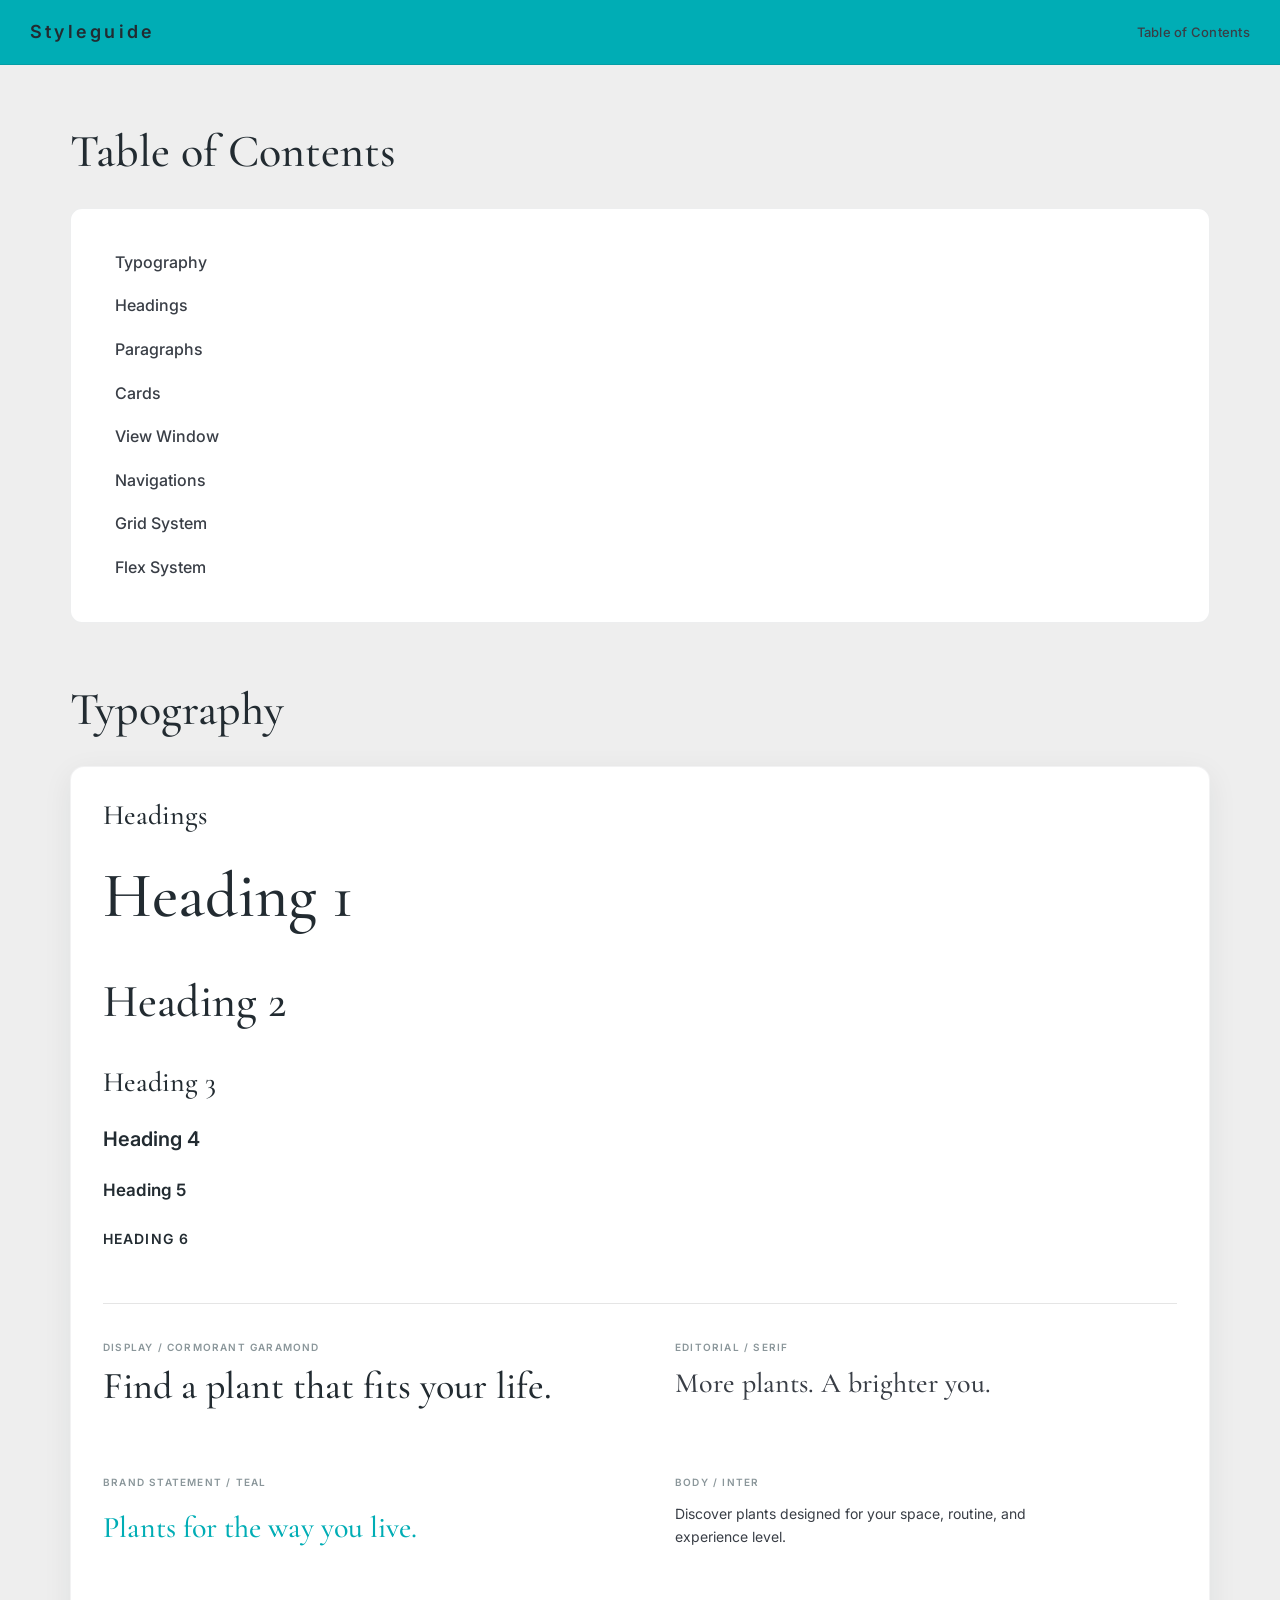
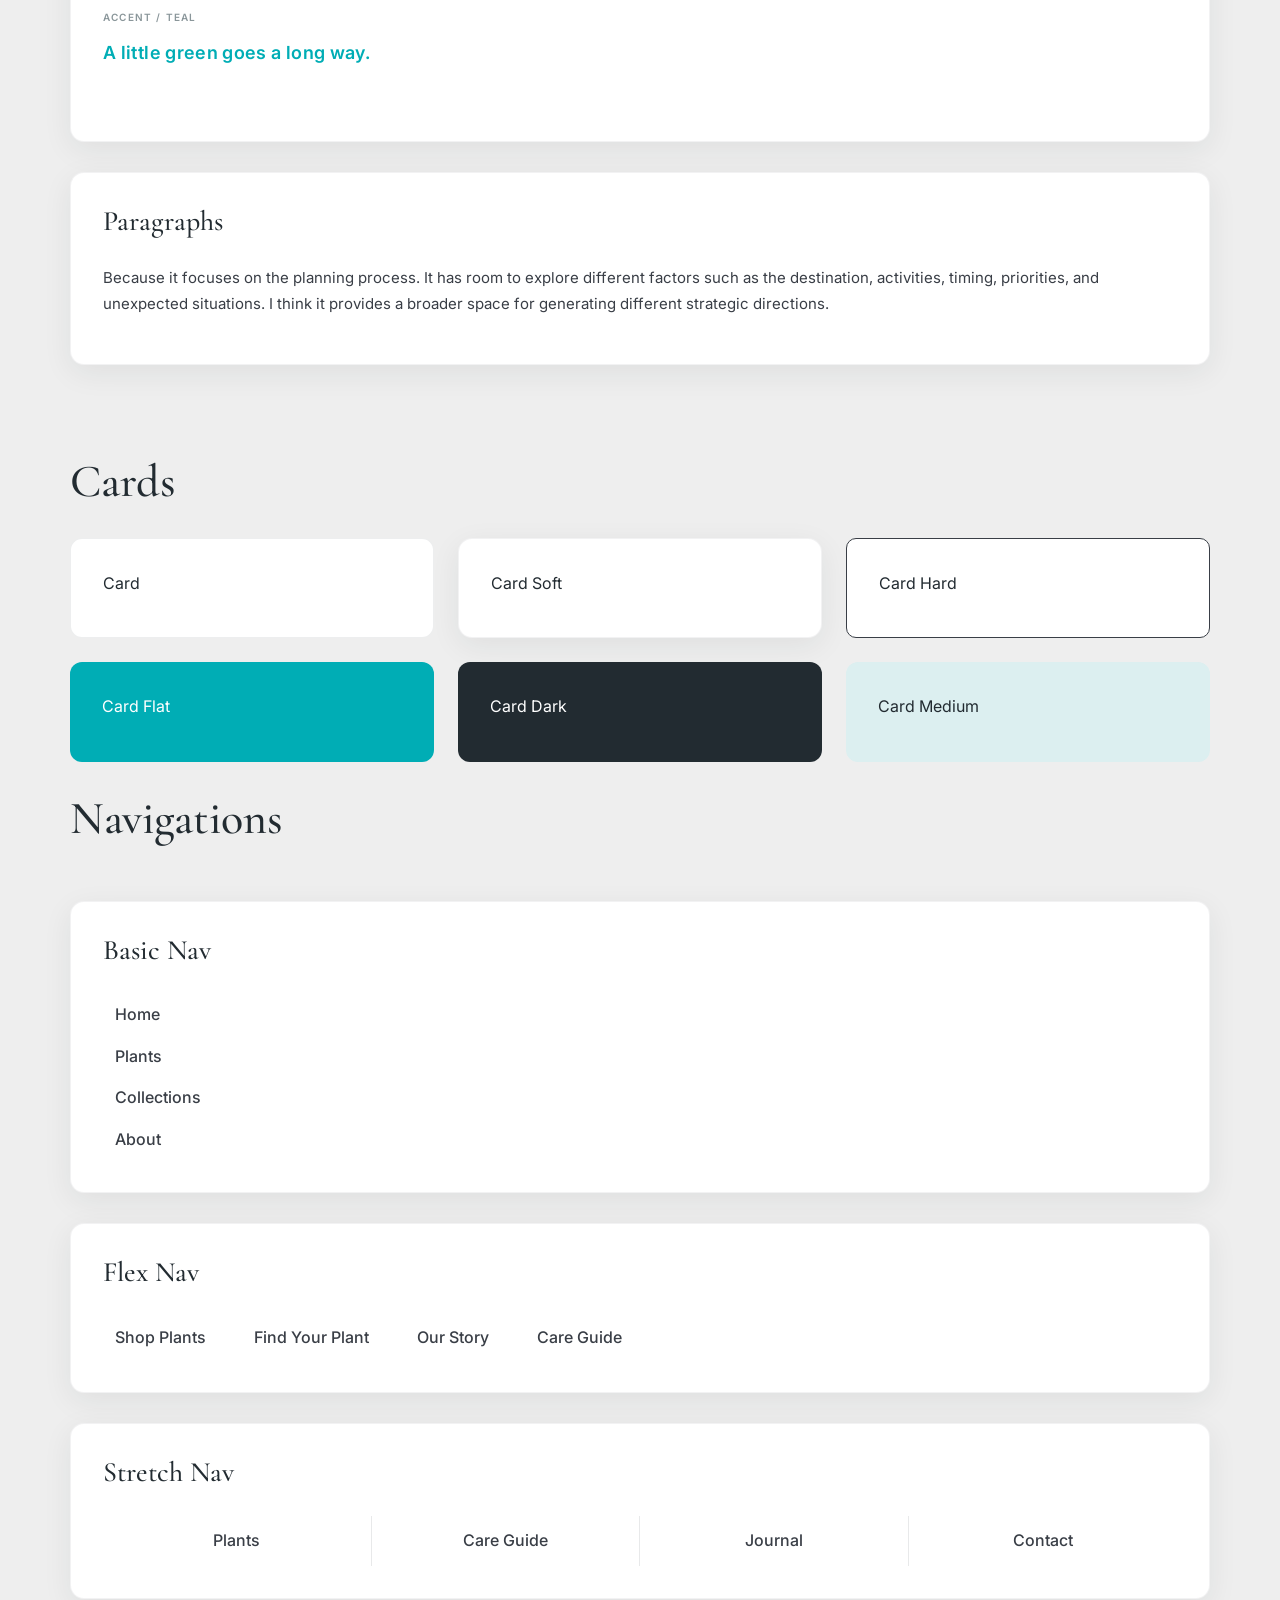
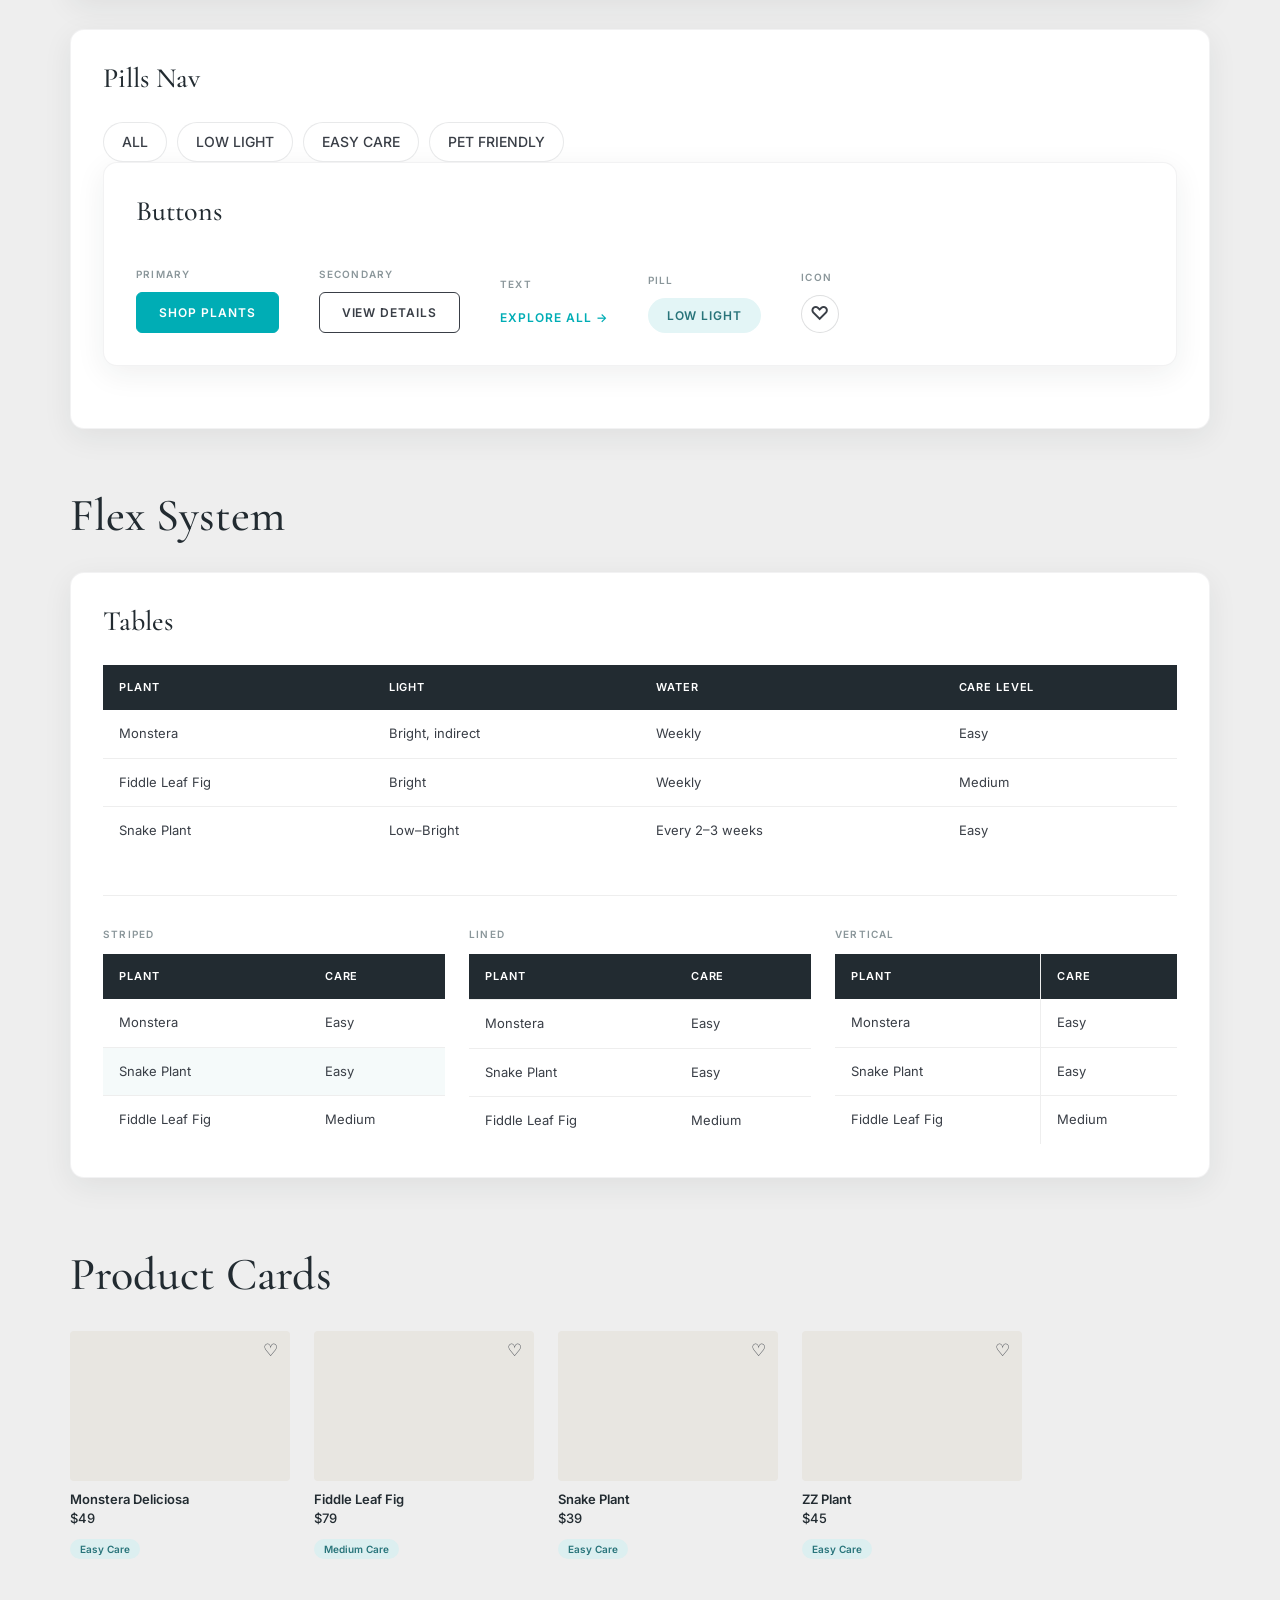
<file: styleguide/4.1index.html>
<!DOCTYPE html>
<html lang="en">
<head>
	<meta charset="UTF-8">
	<title>CSS Styleguide</title>

	<meta name="viewport" content="width=device-width">
    <link rel="preconnect" href="https://fonts.googleapis.com">
<link rel="preconnect" href="https://fonts.gstatic.com" crossorigin>

<link href="https://fonts.googleapis.com/css2?family=Cormorant+Garamond:wght@400;500;600&family=Inter:wght@400;500;600&display=swap" rel="stylesheet">

	<link rel="stylesheet" href="../lib/css/4.1styleguide.css">

</head>
<body>


<header class="navbar">
    <div class="container display-flex">
        <div class="flex-none">
            <h1>Styleguide</h1>
        </div>
        <div class="flex-stretch"></div>
        <nav class="flex-none nav">
            <ul class="container display-flex">
                <li><a href="#tableofcontents">Table of Contents</a></li>
   
            </ul>
        </nav>
    </div>
</header>

<div class="container" id="tableofcontents">

    <h2>Table of Contents</h2>

    <div class="card">
        <nav>
            <ul>
                <li><a href="#typography">Typography</a></li>
            <ul>
                <li><a href="#headings">Headings</a></li>
                <li><a href="#paragraphs">Paragraphs</a></li>
            </ul>
            <li><a href="#cards">Cards</a></li>
            <li><a href="#viwewindow">View Window</a></li>
            <li><a href="#navigations">Navigations</a></li>
            <li><a href="#gridsSystem">Grid System</a></li>  
            <li><a href="#flexSystem">Flex System</a></li>

         </ul>
        </nav>
    </div>

    <div class="container" id="typography">
        <h2>Typography</h2>

        <div class="card soft" id="headings">

            <h3>Headings</h3>

            <h1>Heading 1</h1>
            <h2>Heading 2</h2>
            <h3>Heading 3</h3>
            <h4>Heading 4</h4>
            <h5>Heading 5</h5>
            <h6>Heading 6</h6>

            <div class="typography-showcase">

    <div class="type-example">
        <span class="type-label">DISPLAY / CORMORANT GARAMOND</span>
        <p class="display-text">
            Find a plant that fits your life.
        </p>
    </div>

    <div class="type-example">
        <span class="type-label">EDITORIAL / SERIF</span>
        <p class="editorial-text">
            More plants. A brighter you.
        </p>
    </div>

    <div class="type-example">
        <span class="type-label">BRAND STATEMENT / TEAL</span>
        <p class="brand-text">
            Plants for the way you live.
        </p>
    </div>

    <div class="type-example">
        <span class="type-label">BODY / INTER</span>
        <p class="body-example">
            Discover plants designed for your space, routine,
            and experience level.
        </p>
    </div>

    <div class="type-example">
        <span class="type-label">ACCENT / TEAL</span>
        <p class="accent-text">
            A little green goes a long way.
        </p>
    </div>

</div>


        </div>

        <div class="card soft" id="paragraphs">

            <h3>Paragraphs</h3>

            <p>
                Because it focuses on the planning process. It has room to explore different factors such as the destination, activities, timing, priorities, and unexpected situations. I think it provides a broader space for generating different strategic directions.
            </p>

        </div>
    </div>

</div>


<div class="container" id="cards">
    <h2>Cards</h2>


    <div class="grid gap">
        <div class="col-xs-12 col-md-4">
            <div class="card">Card</div>
        </div>
        <div class="col-xs-12 col-md-4">
            <div class="card soft">Card Soft</div>
        </div>

        <div class="col-xs-12 col-md-4">
            <div class="card hard">Card Hard</div>
        </div>

        <div class="col-xs-12 col-md-4">
            <div class="card flat">Card Flat</div>
        </div>
                <div class="col-xs-12 col-md-4">
            <div class="card dark">Card Dark</div>
        </div>
                <div class="col-xs-12 col-md-4">
            <div class="card medium">Card Medium</div>
        </div>

    </div>
</div>

<div class="container" id="navigations">

    <h2>Navigations</h2>

    　


    <div class="card soft">

        <h3>Basic Nav</h3>

        <nav class="basic-nav">
            <ul>
             <li><a href="#">Home</a></li>
<li><a href="#">Plants</a></li>
<li><a href="#">Collections</a></li>
<li><a href="#">About</a></li>
            </ul>
        </nav>

    </div>


    <!-- Flex Nav -->
    <div class="card soft">

        <h3>Flex Nav</h3>

        <nav class="flex-nav">
            <ul>
    <li><a href="#">Shop Plants</a></li>
<li><a href="#">Find Your Plant</a></li>
<li><a href="#">Our Story</a></li>
<li><a href="#">Care Guide</a></li>
            </ul>
        </nav>

    </div>


    <!-- Stretch Nav -->
    <div class="card soft">

        <h3>Stretch Nav</h3>

        <nav class="stretch-nav">
            <ul>
             <li><a href="#">Plants</a></li>
<li><a href="#">Care Guide</a></li>
<li><a href="#">Journal</a></li>
<li><a href="#">Contact</a></li>
            </ul>
        </nav>

    </div>


    <!-- Pills Nav -->
    <div class="card soft">

        <h3>Pills Nav</h3>

        <nav class="pills-nav">
            <ul>
<li><a href="#">ALL</a></li>
<li><a href="#">LOW LIGHT</a></li>
<li><a href="#">EASY CARE</a></li>
<li><a href="#">PET FRIENDLY</a></li>
            </ul>
        </nav>
    <!-- Buttons -->
    <div class="card soft">

        <h3>Buttons</h3>

        <div class="button-showcase">

            <div class="button-group">
                <span class="button-label">Primary</span>
                <button class="btn btn-primary">SHOP PLANTS</button>
            </div>

            <div class="button-group">
                <span class="button-label">Secondary</span>
                <button class="btn btn-secondary">VIEW DETAILS</button>
            </div>

            <div class="button-group">
                <span class="button-label">Text</span>
                <button class="btn btn-text">EXPLORE ALL →</button>
            </div>

            <div class="button-group">
                <span class="button-label">Pill</span>
                <button class="btn btn-pill">LOW LIGHT</button>
            </div>

            <div class="button-group">
                <span class="button-label">Icon</span>
                <button class="btn btn-icon" aria-label="Add to wishlist">♡</button>
            </div>

        </div>

    </div>


    </div>

</div>
<section class="container" id="flexSystem">

    <h2>Flex System</h2>

    <div class="card soft">

        <h3>Tables</h3>

        <div class="table-wrapper">

            <table class="luma-table">

                <thead>
                    <tr>
                        <th>Plant</th>
                        <th>Light</th>
                        <th>Water</th>
                        <th>Care Level</th>
                    </tr>
                </thead>

                <tbody>
                    <tr>
                        <td>Monstera</td>
                        <td>Bright, indirect</td>
                        <td>Weekly</td>
                        <td>Easy</td>
                    </tr>

                    <tr>
                        <td>Fiddle Leaf Fig</td>
                        <td>Bright</td>
                        <td>Weekly</td>
                        <td>Medium</td>
                    </tr>

                    <tr>
                        <td>Snake Plant</td>
                        <td>Low–Bright</td>
                        <td>Every 2–3 weeks</td>
                        <td>Easy</td>
                    </tr>
                </tbody>

            </table>
            <div class="table-variants">

    <!-- Striped -->
    <div class="table-variant">
        <span class="table-label">STRIPED</span>

        <table class="luma-table table-striped">
            <thead>
                <tr>
                    <th>Plant</th>
                    <th>Care</th>
                </tr>
            </thead>
            <tbody>
                <tr>
                    <td>Monstera</td>
                    <td>Easy</td>
                </tr>
                <tr>
                    <td>Snake Plant</td>
                    <td>Easy</td>
                </tr>
                <tr>
                    <td>Fiddle Leaf Fig</td>
                    <td>Medium</td>
                </tr>
            </tbody>
        </table>
    </div>


    <!-- Lined -->
    <div class="table-variant">
        <span class="table-label">LINED</span>

        <table class="luma-table table-lined">
            <thead>
                <tr>
                    <th>Plant</th>
                    <th>Care</th>
                </tr>
            </thead>
            <tbody>
                <tr>
                    <td>Monstera</td>
                    <td>Easy</td>
                </tr>
                <tr>
                    <td>Snake Plant</td>
                    <td>Easy</td>
                </tr>
                <tr>
                    <td>Fiddle Leaf Fig</td>
                    <td>Medium</td>
                </tr>
            </tbody>
        </table>
    </div>


    <!-- Vertical -->
    <div class="table-variant">
        <span class="table-label">VERTICAL</span>

        <table class="luma-table table-vertical">
            <thead>
                <tr>
                    <th>Plant</th>
                    <th>Care</th>
                </tr>
            </thead>
            <tbody>
                <tr>
                    <td>Monstera</td>
                    <td>Easy</td>
                </tr>
                <tr>
                    <td>Snake Plant</td>
                    <td>Easy</td>
                </tr>
                <tr>
                    <td>Fiddle Leaf Fig</td>
                    <td>Medium</td>
                </tr>
            </tbody>
        </table>
    </div>

</div>

        </div>

    </div>

</section>

<section id="productCards">
    <h2>Product Cards</h2>

    <div class="product-card-grid">

        <article class="product-card">
            <div class="product-image">
    <button class="wishlist" aria-label="Add to wishlist">♡</button>
    <span class="more-details">MORE DETAILS</span>
</div>
            <h3>Monstera Deliciosa</h3>
            <p class="product-price">$49</p>
            <span class="care-badge">Easy Care</span>
        </article>

        <article class="product-card">
           <div class="product-image">
    <button class="wishlist" aria-label="Add to wishlist">♡</button>
    <span class="more-details">MORE DETAILS</span>
</div>

            <h3>Fiddle Leaf Fig</h3>
            <p class="product-price">$79</p>
            <span class="care-badge">Medium Care</span>
        </article>

        <article class="product-card">
           <div class="product-image">
    <button class="wishlist" aria-label="Add to wishlist">♡</button>
    <span class="more-details">MORE DETAILS</span>
</div>

            <h3>Snake Plant</h3>
            <p class="product-price">$39</p>
            <span class="care-badge">Easy Care</span>
        </article>

        <article class="product-card">
            <div class="product-image">
    <button class="wishlist" aria-label="Add to wishlist">♡</button>
    <span class="more-details">MORE DETAILS</span>
</div>

            <h3>ZZ Plant</h3>
            <p class="product-price">$45</p>
            <span class="care-badge">Easy Care</span>
        </article>

    </div>
</section>

    


</body>
</html>
</file>
<file: lib/css/4.1styleguide.css>
/* =========================================================
   LUMA â€” STYLE GUIDE
   Visual direction:
   Modern / Natural / Fresh / Minimal / Approachable
   ========================================================= */

/* ---------- Base ---------- */

* {
    box-sizing: border-box;
}

html {
    scroll-behavior: smooth;
}

html,
body {
    margin: 0;
    padding: 0;
}

body {
    font-family: "Inter", Arial, Helvetica, sans-serif;
    background: #EEEEEE;
    color: #222B31;
    line-height: 1.6;
    font-size: 16px;
}

a {
    color: #222B31;
}

::selection {
    background: #00ADB5;
    color: #ffffff;
}


/* ---------- Global Containers ---------- */

.container {
    width: min(1200px, 100%);
    margin-left: auto;
    margin-right: auto;
}

body > .container {
    padding-left: 30px;
    padding-right: 30px;
}

.display-flex {
    display: flex;
}

.flex-none {
    flex: none;
}

.flex-stretch {
    flex: 1;
}


/* =========================================================
   NAVBAR
   ========================================================= */

.navbar {
    width: 100%;
    min-height: 64px;
       background-color: #00ADB5;
    border-bottom: 1px solid rgba(34, 43, 49, 0.12);
}

.navbar > .container {
    width: 100%;
    min-height: 64px;
    display: flex;
    align-items: center;
    padding: 0 30px;
}

.flex-none h1 {
    margin: 0;
    font-family: "Inter", Arial, sans-serif;
    font-size: 18px;
    line-height: 1;
    letter-spacing: 0.18em;
    font-weight: 600;
    color: #222B31;
}

.nav {
    margin: 0;
    padding: 0;
}

.nav ul {
    margin: 0;
    padding: 0;
    list-style: none;
    display: flex;
    align-items: center;
    gap: 28px;
}

.nav li {
    margin: 0;
    padding: 0;
}

.nav a {
    display: block;
    color: #393E46;
    text-decoration: none;
    font-family: "Inter", Arial, sans-serif;
    font-size: 13px;
    font-weight: 500;
    letter-spacing: 0.02em;
    white-space: nowrap;
    transition: color 0.2s ease;
}

.nav a:hover {
    color: #00ADB5;
}


/* =========================================================
   HEADINGS & TYPOGRAPHY
   ========================================================= */

h1,
h2,
h3,
h4,
h5,
h6 {
    color: #222B31;
    margin-top: 0;
}

h1,
h2,
h3 {
    font-family: "Cormorant Garamond", Georgia, "Times New Roman", serif;
    font-weight: 500;
    line-height: 1.15;
}

h4,
h5,
h6 {
    font-family: "Inter", Arial, sans-serif;
    font-weight: 600;
    line-height: 1.3;
}

h1 {
    font-size: clamp(42px, 5vw, 64px);
}

h2 {
    font-size: clamp(32px, 4vw, 46px);
}

h3 {
    font-size: 28px;
}

h4 {
    font-size: 20px;
}

h5 {
    font-size: 17px;
}

h6 {
    font-size: 14px;
    letter-spacing: 0.08em;
    text-transform: uppercase;
}

p {
    font-family: "Inter", Arial, sans-serif;
    color: #393E46;
    font-size: 15px;
    line-height: 1.75;
}

#tableofcontents {
    padding-top: 60px;
    padding-bottom: 30px;
}

#tableofcontents > h2,
#typography > h2,
body > .container > h2 {
    margin-top: 0;
    margin-bottom: 30px;
}


/* ---------- Typography Section ---------- */

#typography {
    padding: 30px 0;
}

#typography > h2 {
    font-family: "Cormorant Garamond", Georgia, serif;
}

.card h3 {
    margin-top: 0;
}


/* =========================================================
   CARDS
   ========================================================= */

.card {
    background: #ffffff;
    color: #222B31;
    border: 1px solid rgba(34, 43, 49, 0.08);
    border-radius: 12px;
    padding: 32px;
    margin: 0 0 30px 0;
}

.card a {
    color: #222B31;
    text-decoration: none;
    transition: color 0.2s ease, background 0.2s ease;
}

.card a:hover {
    color: #00ADB5;
}


/* ---------- Card Soft ---------- */

.card.soft {
    background: #ffffff;
    border: 1px solid rgba(34, 43, 49, 0.06);
    border-radius: 14px;
    box-shadow: 0 8px 30px rgba(34, 43, 49, 0.07);
}


/* ---------- Card Hard ---------- */

.card.hard {
    background: #ffffff;
    border-radius: 10px;
    border: 1px solid #393E46;
    box-shadow: none;
}


/* ---------- Card Dark ---------- */

.card.dark {
    background-color: #222B31;
    color: #ffffff;
    border: none;
}

.card.dark h1,
.card.dark h2,
.card.dark h3,
.card.dark h4,
.card.dark h5,
.card.dark h6,
.card.dark p,
.card.dark a {
    color: #ffffff;
}


/* ---------- Card Medium ---------- */

.card.medium {
    background-color: #dceff0;
    color: #222B31;
    border: none;
}


/* ---------- Card Flat ---------- */

.card.flat {
    background: #00ADB5;
    color: #FFFFFF;

    padding: 32px;
    border: none;
    border-radius: 12px;
    box-shadow: none;
}


/* =========================================================
   TABLE OF CONTENTS
   ========================================================= */

#tableofcontents .card ul {
    margin: 0;
    padding: 0;
    list-style: none;
}

#tableofcontents .card a {
    display: block;
    padding: 9px 12px;
    color: #393E46;
    text-decoration: none;
    font-weight: 500;
    border-radius: 6px;
    transition: background 0.2s ease, color 0.2s ease;
}

#tableofcontents .card a:hover {
    background: #e3f5f6;
    color: #00ADB5;
}


/* =========================================================
   CARD GRID
   ========================================================= */

.grid {
    display: grid;
    grid-template-columns: repeat(3, 1fr);
    gap: 24px;
}

.grid > div {
    width: 100%;
}

.grid .card {
    margin: 0;
    min-height: 100px;
}


/* =========================================================
   BASIC NAV
   ========================================================= */

.basic-nav ul,
.flex-nav ul,
.stretch-nav ul,
.pills-nav ul {
    list-style: none;
}

.basic-nav ul {
    margin: 0;
    padding: 0;
}

.basic-nav a {
    display: block;
    padding: 8px 12px;
    color: #393E46;
    text-decoration: none;
    font-weight: 500;
    border-radius: 5px;
    transition: background 0.2s ease, color 0.2s ease;
}

.basic-nav a:hover {
    background: #00ADB5;
    color: #ffffff;
}


/* =========================================================
   FLEX NAV
   ========================================================= */

.flex-nav ul {
    display: flex;
    gap: 24px;
    margin: 0;
    padding: 0;
}

.flex-nav a {
    display: block;
    padding: 8px 12px;
    color: #393E46;
    text-decoration: none;
    font-weight: 500;
    border-bottom: 2px solid transparent;
    transition: color 0.2s ease, border-color 0.2s ease;
}

.flex-nav a:hover {
    color: #00ADB5;
    border-bottom-color: #00ADB5;
}


/* =========================================================
   STRETCH NAV
   ========================================================= */

.stretch-nav ul {
    display: flex;
    margin: 0;
    padding: 0;
}

.stretch-nav li {
    flex: 1;
}

.stretch-nav a {
    display: block;
    width: 100%;
    padding: 12px 10px;
    color: #393E46;
    text-decoration: none;
    font-weight: 500;
    text-align: center;
    border-right: 1px solid rgba(34, 43, 49, 0.1);
    transition: background 0.2s ease, color 0.2s ease;
}

.stretch-nav li:last-child a {
    border-right: none;
}

.stretch-nav a:hover {
    background: #e3f5f6;
    color: #00ADB5;
}


/* =========================================================
   PILLS NAV
   ========================================================= */

.pills-nav ul {
    display: flex;
    flex-wrap: wrap;
    gap: 10px;
    margin: 0;
    padding: 0;
}

.pills-nav a {
    display: block;
    padding: 8px 18px;
    color: #393E46;
    background: #ffffff;
    text-decoration: none;
    font-weight: 500;
    font-size: 14px;
    border: 1px solid rgba(34, 43, 49, 0.1);
    border-radius: 999px;
    transition: background 0.2s ease, color 0.2s ease, border-color 0.2s ease;
}

.pills-nav a:hover {
    background: #00ADB5;
    border-color: #00ADB5;
    color: #ffffff;
}
/* =========================================================
   BUTTONS
   ========================================================= */

.button-showcase {
    display: flex;
    flex-wrap: wrap;
    align-items: flex-end;
    gap: 40px;
    padding-top: 10px;
}

.button-group {
    display: flex;
    flex-direction: column;
    align-items: flex-start;
    gap: 10px;
}

.button-label {
    font-family: "Inter", Arial, sans-serif;
    font-size: 10px;
    font-weight: 600;
    letter-spacing: 0.12em;
    text-transform: uppercase;
    color: #8A969A;
}


/* ---------- Base Button ---------- */

.btn {
    font-family: "Inter", Arial, sans-serif;
    font-size: 12px;
    font-weight: 600;
    letter-spacing: 0.08em;
    cursor: pointer;
    transition: all 0.2s ease;
}


/* ---------- Primary ---------- */

.btn-primary {
    padding: 12px 22px;
    background: #00ADB5;
    color: #ffffff;
    border: 1px solid #00ADB5;
    border-radius: 6px;
}

.btn-primary:hover {
    background: #222B31;
    border-color: #222B31;
}


/* ---------- Secondary ---------- */

.btn-secondary {
    padding: 12px 22px;
    background: #ffffff;
    color: #393E46;
    border: 1px solid #393E46;
    border-radius: 6px;
}

.btn-secondary:hover {
    background: #00ADB5;
    border-color: #00ADB5;
    color: #ffffff;
}


/* ---------- Text Button ---------- */

.btn-text {
    padding: 8px 0;
    background: transparent;
    color: #00ADB5;
    border: none;
}

.btn-text:hover {
    color: #222B31;
}


/* ---------- Pill Button ---------- */

.btn-pill {
    padding: 9px 18px;
    background: #e3f5f6;
    color: #28747A;
    border: 1px solid transparent;
    border-radius: 999px;
}

.btn-pill:hover {
    background: #00ADB5;
    color: #ffffff;
}


/* ---------- Icon Button ---------- */

.btn-icon {
    width: 38px;
    height: 38px;
    padding: 0;
    display: flex;
    align-items: center;
    justify-content: center;
    background: #ffffff;
    color: #393E46;
    border: 1px solid rgba(34, 43, 49, 0.15);
    border-radius: 50%;
    font-size: 19px;
    line-height: 1;
}

.btn-icon:hover {
    background: #00ADB5;
    border-color: #00ADB5;
    color: #ffffff;
}

/* =========================================================
   SECTION SPACING
   ========================================================= */

#navigations {
    padding-top: 30px;
    padding-bottom: 30px;
}

#gridsSystem {
    padding-top: 30px;
    padding-bottom: 30px;
}


/* =========================================================
   RESPONSIVE
   ========================================================= */

@media (max-width: 768px) {

    .navbar > .container {
        padding: 0 20px;
    }

    .nav ul {
        gap: 14px;
    }

    .nav a {
        font-size: 12px;
    }

    body > .container {
        padding-left: 20px;
        padding-right: 20px;
    }

    #tableofcontents {
        padding-top: 40px;
    }

    .grid {
        grid-template-columns: 1fr;
        gap: 18px;
    }

    .card {
        padding: 24px;
    }

    .flex-nav ul {
        flex-wrap: wrap;
        gap: 10px;
    }

    .stretch-nav ul {
        flex-direction: column;
    }

    .stretch-nav a {
        border-right: none;
        border-bottom: 1px solid rgba(34, 43, 49, 0.1);
    }

    .stretch-nav li:last-child a {
        border-bottom: none;
    }
}
/* =========================================================
   PRODUCT CARDS
   ========================================================= */

#productCards {
    width: 100%;
    max-width: 1200px;
    margin: 0 auto;
    padding: 40px 30px;
}

#productCards > h2 {
    margin: 0 0 30px 0;
}


/* Product card layout */

.product-card-grid {
    display: flex;
    align-items: flex-start;
    gap: 24px;
}


/* Individual card */

.product-card {
    width: 220px;
    flex: 0 0 220px;
    margin: 0;
    padding: 0;
    background: transparent;
}


/* Image placeholder */

.product-image {
    position: relative;
    width: 220px;
    height: 150px;
    background: #E8E6E1;
    border-radius: 4px;
}


/* Wishlist */

.wishlist {
    position: absolute;
    top: 8px;
    right: 8px;

    width: 24px;
    height: 24px;

    padding: 0;
    border: none;
    background: transparent;

    color: #393E46;
    font-size: 17px;
    line-height: 24px;

    cursor: pointer;
}


/* Product name */

.product-card h3 {
    margin: 10px 0 2px;

    font-family: "Inter", Arial, sans-serif;
    font-size: 13px;
    font-weight: 600;
    line-height: 1.3;

    color: #222B31;
}


/* Price */

.product-card .product-price {
    margin: 0 0 8px;

    font-family: "Inter", Arial, sans-serif;
    font-size: 13px;
    font-weight: 500;
    line-height: 1.3;

    color: #222B31;
}


/* Care badge */

.care-badge {
    display: inline-block;

    padding: 4px 10px;

    background: #DCEFF0;
    color: #28747A;

    border-radius: 999px;

    font-family: "Inter", Arial, sans-serif;
    font-size: 10px;
    font-weight: 600;
    line-height: 1.2;
}


/* Responsive */

@media (max-width: 768px) {
    .product-card-grid {
        flex-wrap: wrap;
    }
}

@media (max-width: 500px) {
    .product-card-grid {
        flex-direction: column;
    }

    .product-card {
        width: 220px;
    }
}
/* Hover overlay */

.product-image {
    overflow: hidden;
    cursor: pointer;
}

.more-details {
    position: absolute;
    inset: 0;

    display: flex;
    align-items: center;
    justify-content: center;

    background: rgba(0, 173, 181, 0.88);
    color: #ffffff;

    font-family: "Inter", Arial, sans-serif;
    font-size: 12px;
    font-weight: 600;
    letter-spacing: 0.12em;

    opacity: 0;
    transition: opacity 0.25s ease;
}

.product-image:hover .more-details {
    opacity: 1;
}
/* =========================================================
   TYPOGRAPHY SHOWCASE
   ========================================================= */

.typography-showcase {
    margin-top: 55px;
    padding-top: 35px;
    border-top: 1px solid #E5E5E5;

    display: grid;
    grid-template-columns: 1fr 1fr;
    column-gap: 70px;
    row-gap: 35px;
}

.type-example {
    min-height: 100px;
}

.type-label {
    display: block;

    margin-bottom: 12px;

    font-family: "Inter", Arial, sans-serif;
    font-size: 10px;
    font-weight: 600;
    letter-spacing: 0.12em;
    text-transform: uppercase;

    color: #8A969A;
}


/* Large editorial statement */

.display-text {
    margin: 0;

    font-family: "Cormorant Garamond", Georgia, serif;
    font-size: 38px;
    font-weight: 500;
    line-height: 1.05;

    color: #222B31;
}


/* Smaller serif statement */

.editorial-text {
    margin: 0;

    font-family: "Cormorant Garamond", Georgia, serif;
    font-size: 28px;
    font-weight: 500;
    line-height: 1.2;

    color: #393E46;
}


/* Brand teal */

.brand-text {
    margin: 0;

    font-family: "Cormorant Garamond", Georgia, serif;
    font-size: 30px;
    font-weight: 500;

    color: #00ADB5;
}


/* Body text */

.body-example {
    max-width: 420px;
    margin: 0;

    font-family: "Inter", Arial, sans-serif;
    font-size: 14px;
    font-weight: 400;
    line-height: 1.7;

    color: #393E46;
}


/* Teal accent */

.accent-text {
    margin: 0;

    font-family: "Inter", Arial, sans-serif;
    font-size: 18px;
    font-weight: 600;
    letter-spacing: 0.02em;

    color: #00ADB5;
}
/* =========================================================
   TABLES
   ========================================================= */

.table-wrapper {
    width: 100%;
    overflow-x: auto;
}

.luma-table {
    width: 100%;
    border-collapse: collapse;
    font-family: "Inter", Arial, sans-serif;
    font-size: 13px;
    color: #393E46;
}

.luma-table th {
    padding: 14px 16px;
    text-align: left;
    background: #222B31;
    color: #ffffff;
    font-size: 11px;
    font-weight: 600;
    letter-spacing: 0.08em;
    text-transform: uppercase;
}

.luma-table td {
    padding: 14px 16px;
    border-bottom: 1px solid #EEEEEE;
    line-height: 1.5;
}

.luma-table tbody tr:hover {
    background: #F5FAFA;
}

.luma-table tbody tr:last-child td {
    border-bottom: none;
}
/* Table Variants */

.table-variants {
    display: grid;
    grid-template-columns: repeat(3, 1fr);
    gap: 24px;
    margin-top: 40px;
    padding-top: 30px;
    border-top: 1px solid #EEEEEE;
}

.table-variant {
    min-width: 0;
}

.table-label {
    display: block;
    margin-bottom: 12px;
    font-family: "Inter", Arial, sans-serif;
    font-size: 10px;
    font-weight: 600;
    letter-spacing: 0.12em;
    color: #8A969A;
}

/* Striped */

.table-striped tbody tr:nth-child(even) {
    background: #F5FAFA;
}

/* Lined */

.table-lined th,
.table-lined td {
    border-bottom: 1px solid #EEEEEE;
}

/* Vertical */

.table-vertical th,
.table-vertical td {
    border-right: 1px solid #EEEEEE;
}

.table-vertical th:last-child,
.table-vertical td:last-child {
    border-right: none;
}
</file>
